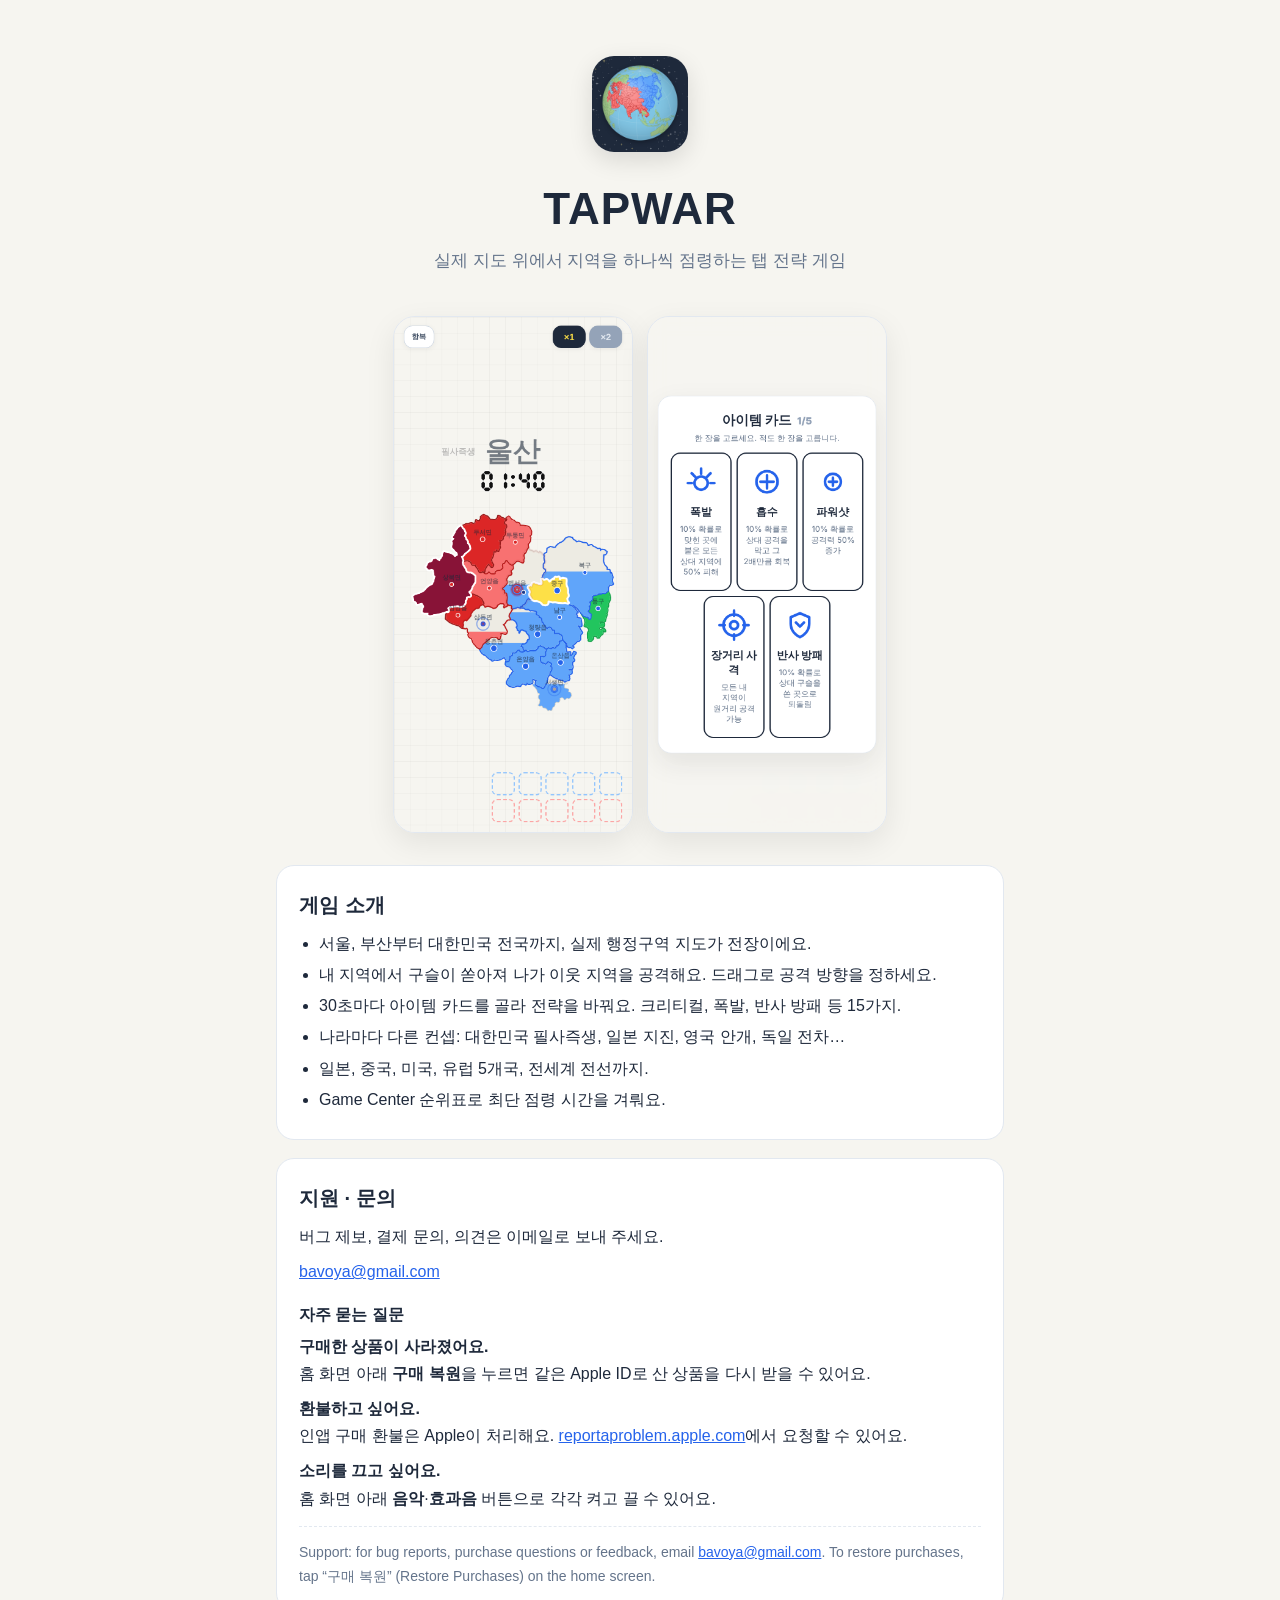
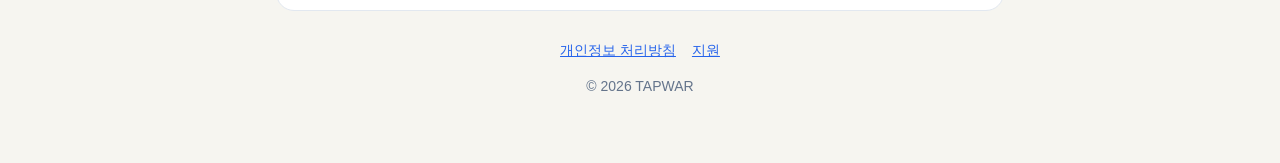
<file: index.html>
<!doctype html>
<html lang="ko">
<head>
<meta charset="utf-8">
<meta name="viewport" content="width=device-width, initial-scale=1">
<title>TAPWAR</title>
<meta name="description" content="실제 지도 위에서 지역을 하나씩 점령하는 탭 전략 게임">
<link rel="icon" href="icon.png">
<link rel="stylesheet" href="style.css">
</head>
<body>
<div class="wrap">
  <header>
    <img class="icon" src="icon.png" alt="TAPWAR 아이콘">
    <h1>TAPWAR</h1>
    <p class="tag">실제 지도 위에서 지역을 하나씩 점령하는 탭 전략 게임</p>
  </header>

  <div class="shots">
    <img src="screen1.png" alt="울산 맵에서 점령전을 벌이는 게임 화면">
    <img src="screen2.png" alt="아이템 카드를 고르는 화면">
  </div>

  <section>
    <h2>게임 소개</h2>
    <ul>
      <li>서울, 부산부터 대한민국 전국까지, 실제 행정구역 지도가 전장이에요.</li>
      <li>내 지역에서 구슬이 쏟아져 나가 이웃 지역을 공격해요. 드래그로 공격 방향을 정하세요.</li>
      <li>30초마다 아이템 카드를 골라 전략을 바꿔요. 크리티컬, 폭발, 반사 방패 등 15가지.</li>
      <li>나라마다 다른 컨셉: 대한민국 필사즉생, 일본 지진, 영국 안개, 독일 전차…</li>
      <li>일본, 중국, 미국, 유럽 5개국, 전세계 전선까지.</li>
      <li>Game Center 순위표로 최단 점령 시간을 겨뤄요.</li>
    </ul>
  </section>

  <section id="support">
    <h2>지원 · 문의</h2>
    <p>버그 제보, 결제 문의, 의견은 이메일로 보내 주세요.</p>
    <p><a href="mailto:bavoya@gmail.com">bavoya@gmail.com</a></p>
    <h3>자주 묻는 질문</h3>
    <p><b>구매한 상품이 사라졌어요.</b><br>홈 화면 아래 <b>구매 복원</b>을 누르면 같은 Apple ID로 산 상품을 다시 받을 수 있어요.</p>
    <p><b>환불하고 싶어요.</b><br>인앱 구매 환불은 Apple이 처리해요. <a href="https://reportaproblem.apple.com">reportaproblem.apple.com</a>에서 요청할 수 있어요.</p>
    <p><b>소리를 끄고 싶어요.</b><br>홈 화면 아래 <b>음악</b>·<b>효과음</b> 버튼으로 각각 켜고 끌 수 있어요.</p>
    <div class="en">Support: for bug reports, purchase questions or feedback, email <a href="mailto:bavoya@gmail.com">bavoya@gmail.com</a>. To restore purchases, tap “구매 복원” (Restore Purchases) on the home screen.</div>
  </section>

  <nav>
    <a href="privacy.html">개인정보 처리방침</a>
    <a href="#support">지원</a>
  </nav>
  <p class="muted" style="text-align:center;margin-top:12px">© 2026 TAPWAR</p>
</div>
</body>
</html>
</file>
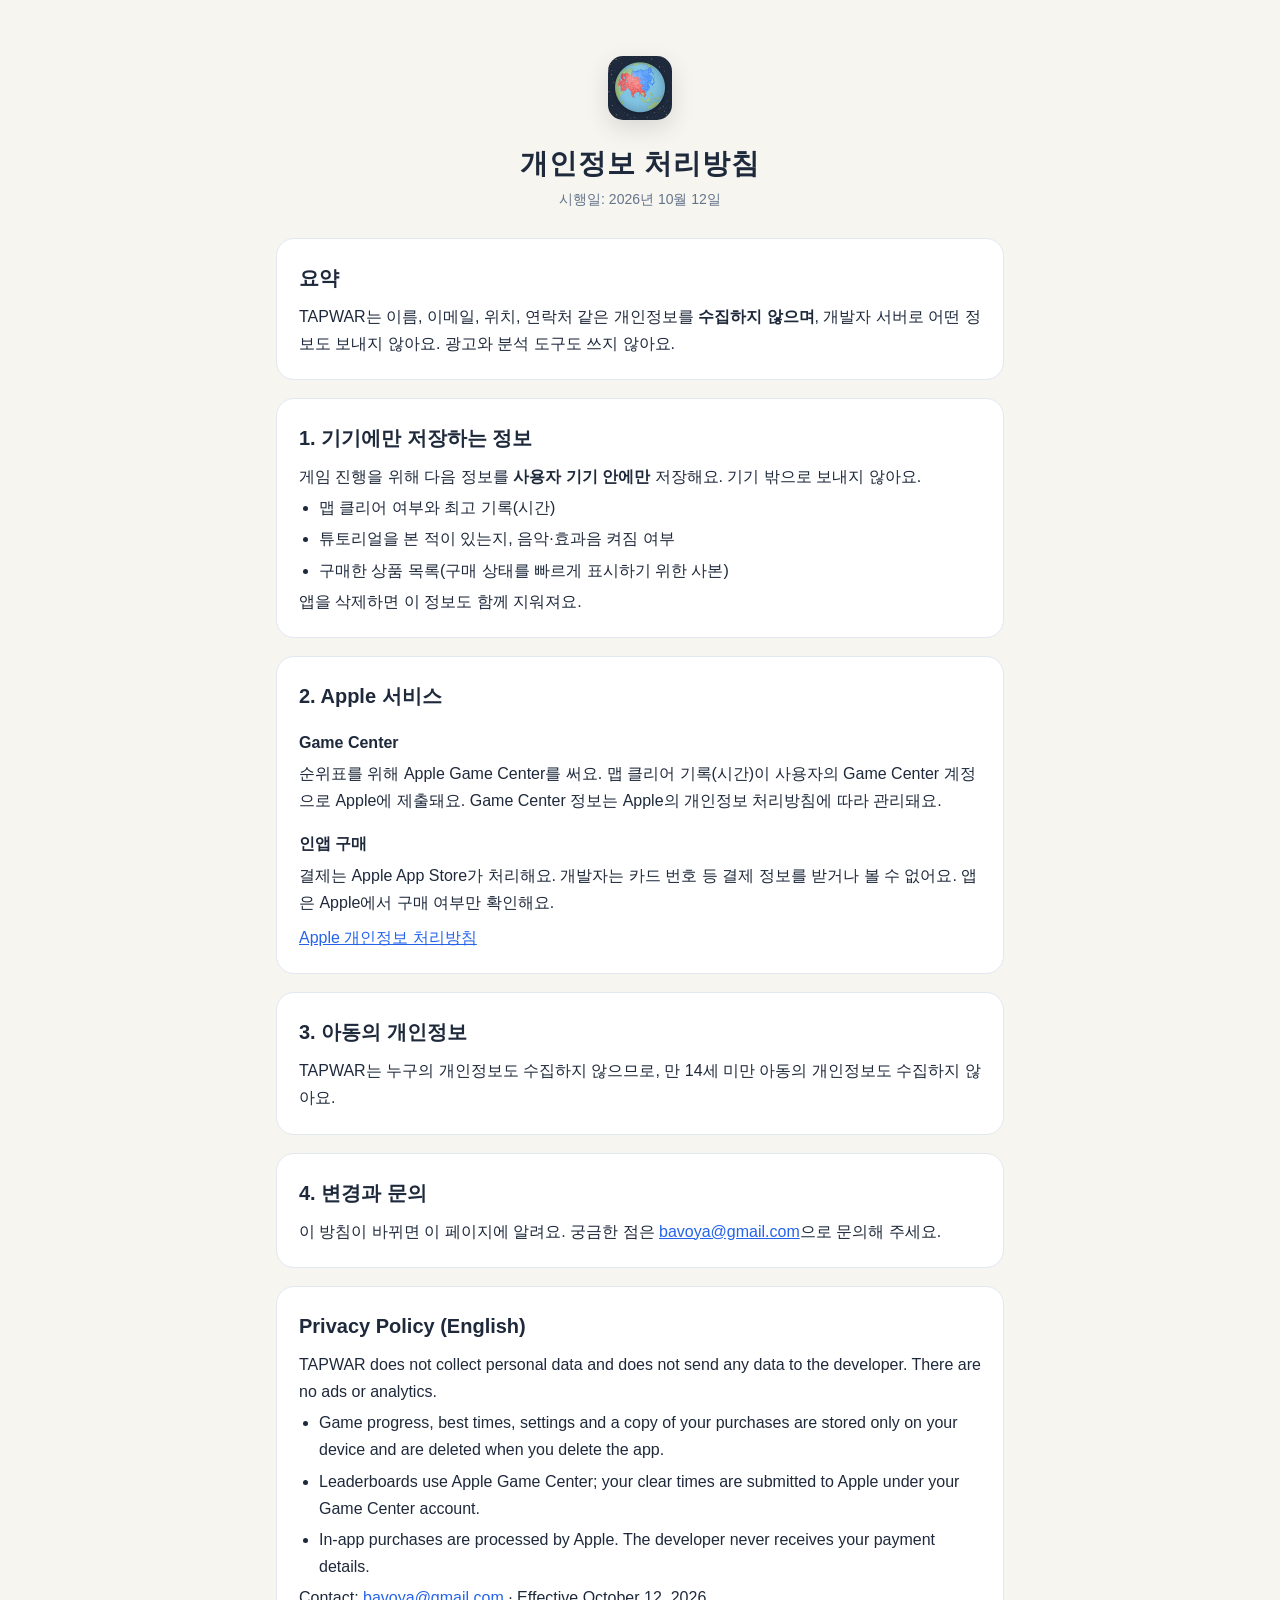
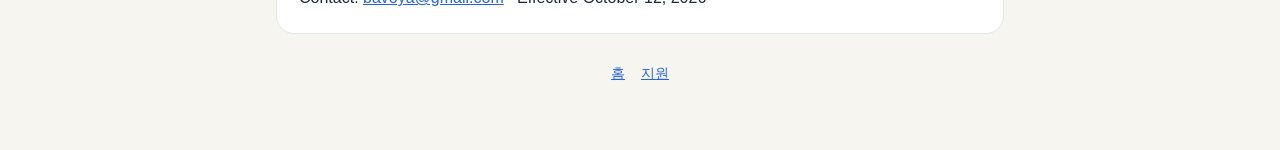
<file: privacy.html>
<!doctype html>
<html lang="ko">
<head>
<meta charset="utf-8">
<meta name="viewport" content="width=device-width, initial-scale=1">
<title>개인정보 처리방침 - TAPWAR</title>
<link rel="icon" href="icon.png">
<link rel="stylesheet" href="style.css">
</head>
<body>
<div class="wrap">
  <header>
    <a href="index.html"><img class="icon" src="icon.png" alt="TAPWAR 홈으로" style="width:64px;height:64px;border-radius:15px"></a>
    <h1 style="font-size:28px">개인정보 처리방침</h1>
    <p class="muted">시행일: 2026년 10월 12일</p>
  </header>

  <section>
    <h2>요약</h2>
    <p>TAPWAR는 이름, 이메일, 위치, 연락처 같은 개인정보를 <b>수집하지 않으며</b>, 개발자 서버로 어떤 정보도 보내지 않아요. 광고와 분석 도구도 쓰지 않아요.</p>
  </section>

  <section>
    <h2>1. 기기에만 저장하는 정보</h2>
    <p>게임 진행을 위해 다음 정보를 <b>사용자 기기 안에만</b> 저장해요. 기기 밖으로 보내지 않아요.</p>
    <ul>
      <li>맵 클리어 여부와 최고 기록(시간)</li>
      <li>튜토리얼을 본 적이 있는지, 음악·효과음 켜짐 여부</li>
      <li>구매한 상품 목록(구매 상태를 빠르게 표시하기 위한 사본)</li>
    </ul>
    <p>앱을 삭제하면 이 정보도 함께 지워져요.</p>
  </section>

  <section>
    <h2>2. Apple 서비스</h2>
    <h3>Game Center</h3>
    <p>순위표를 위해 Apple Game Center를 써요. 맵 클리어 기록(시간)이 사용자의 Game Center 계정으로 Apple에 제출돼요. Game Center 정보는 Apple의 개인정보 처리방침에 따라 관리돼요.</p>
    <h3>인앱 구매</h3>
    <p>결제는 Apple App Store가 처리해요. 개발자는 카드 번호 등 결제 정보를 받거나 볼 수 없어요. 앱은 Apple에서 구매 여부만 확인해요.</p>
    <p><a href="https://www.apple.com/kr/legal/privacy/">Apple 개인정보 처리방침</a></p>
  </section>

  <section>
    <h2>3. 아동의 개인정보</h2>
    <p>TAPWAR는 누구의 개인정보도 수집하지 않으므로, 만 14세 미만 아동의 개인정보도 수집하지 않아요.</p>
  </section>

  <section>
    <h2>4. 변경과 문의</h2>
    <p>이 방침이 바뀌면 이 페이지에 알려요. 궁금한 점은 <a href="mailto:bavoya@gmail.com">bavoya@gmail.com</a>으로 문의해 주세요.</p>
  </section>

  <section>
    <h2>Privacy Policy (English)</h2>
    <p>TAPWAR does not collect personal data and does not send any data to the developer. There are no ads or analytics.</p>
    <ul>
      <li>Game progress, best times, settings and a copy of your purchases are stored only on your device and are deleted when you delete the app.</li>
      <li>Leaderboards use Apple Game Center; your clear times are submitted to Apple under your Game Center account.</li>
      <li>In-app purchases are processed by Apple. The developer never receives your payment details.</li>
    </ul>
    <p>Contact: <a href="mailto:bavoya@gmail.com">bavoya@gmail.com</a> · Effective October 12, 2026</p>
  </section>

  <nav><a href="index.html">홈</a><a href="index.html#support">지원</a></nav>
</div>
</body>
</html>
</file>
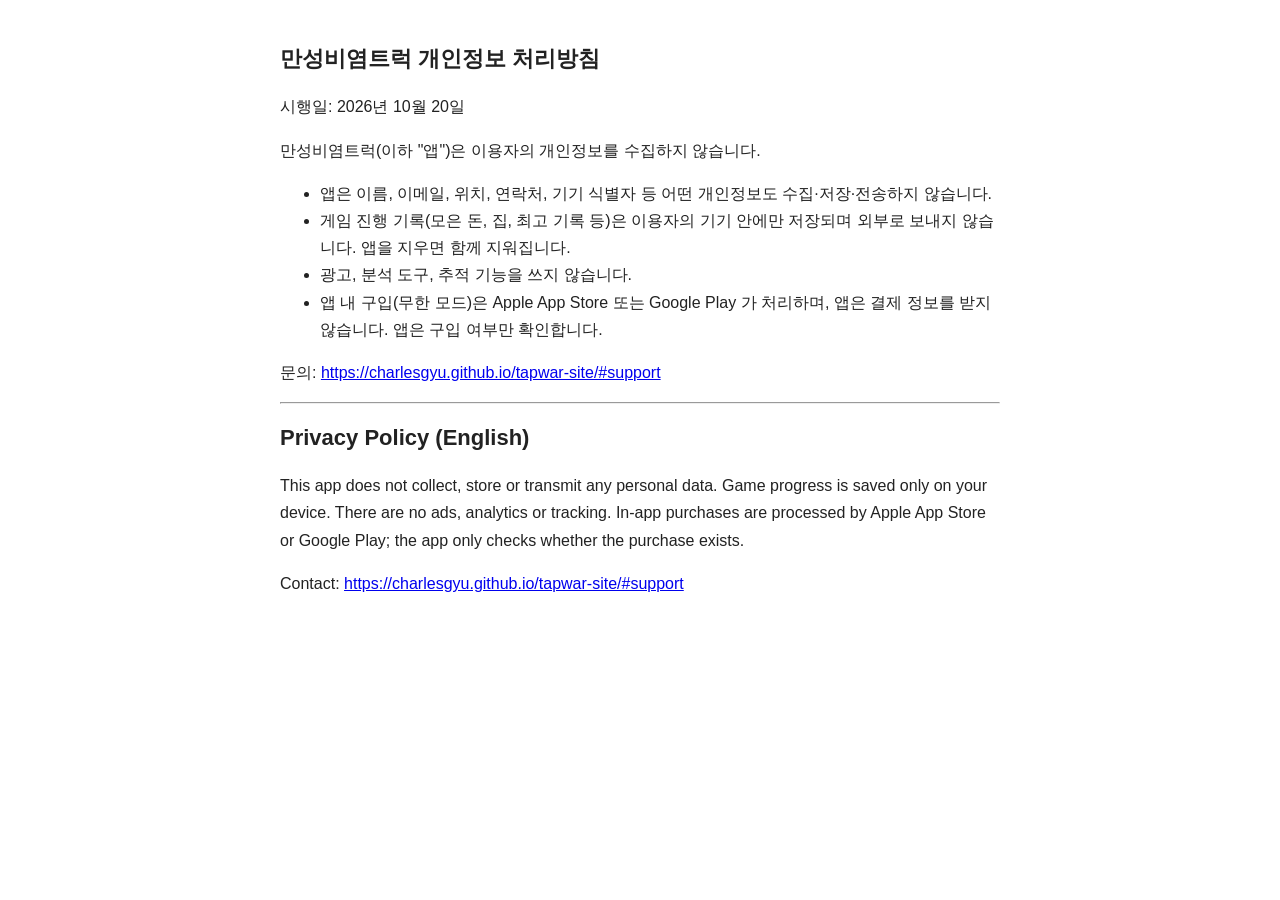
<file: rhinitis-truck-privacy.html>
<!doctype html>
<html lang="ko"><head><meta charset="utf-8"><meta name="viewport" content="width=device-width, initial-scale=1">
<title>만성비염트럭 개인정보 처리방침</title>
<style>body{font:16px/1.7 -apple-system,sans-serif;max-width:720px;margin:40px auto;padding:0 16px;color:#222}h1{font-size:22px}</style></head>
<body>
<h1>만성비염트럭 개인정보 처리방침</h1>
<p>시행일: 2026년 10월 20일</p>
<p>만성비염트럭(이하 "앱")은 이용자의 개인정보를 수집하지 않습니다.</p>
<ul>
<li>앱은 이름, 이메일, 위치, 연락처, 기기 식별자 등 어떤 개인정보도 수집·저장·전송하지 않습니다.</li>
<li>게임 진행 기록(모은 돈, 집, 최고 기록 등)은 이용자의 기기 안에만 저장되며 외부로 보내지 않습니다. 앱을 지우면 함께 지워집니다.</li>
<li>광고, 분석 도구, 추적 기능을 쓰지 않습니다.</li>
<li>앱 내 구입(무한 모드)은 Apple App Store 또는 Google Play 가 처리하며, 앱은 결제 정보를 받지 않습니다. 앱은 구입 여부만 확인합니다.</li>
</ul>
<p>문의: <a href="https://charlesgyu.github.io/tapwar-site/#support">https://charlesgyu.github.io/tapwar-site/#support</a></p>
<hr>
<h1>Privacy Policy (English)</h1>
<p>This app does not collect, store or transmit any personal data. Game progress is saved only on your device. There are no ads, analytics or tracking. In-app purchases are processed by Apple App Store or Google Play; the app only checks whether the purchase exists.</p>
<p>Contact: <a href="https://charlesgyu.github.io/tapwar-site/#support">https://charlesgyu.github.io/tapwar-site/#support</a></p>
</body></html>
</file>
<file: style.css>
:root { --bg: #f6f5f0; --card: #ffffff; --ink: #1e293b; --sub: #64748b; --line: #e2e8f0; --yel: #fde047; --yel2: #eab308; --blue: #2563eb; }
@media (prefers-color-scheme: dark) { :root { --bg: #0f172a; --card: #1e293b; --ink: #f1f5f9; --sub: #94a3b8; --line: #334155; --blue: #60a5fa; } }
* { box-sizing: border-box; margin: 0; padding: 0; }
body { background: var(--bg); color: var(--ink); font-family: -apple-system, BlinkMacSystemFont, "Pretendard", "Apple SD Gothic Neo", "Segoe UI", sans-serif; line-height: 1.7; }
.wrap { max-width: 760px; margin: 0 auto; padding: 32px 16px 64px; }
header { text-align: center; padding: 24px 0 8px; }
.icon { width: 96px; height: 96px; border-radius: 22px; box-shadow: 0 8px 24px rgba(0,0,0,.12); }
h1 { font-size: 44px; font-weight: 900; letter-spacing: 1px; margin-top: 12px; }
.tag { color: var(--sub); font-size: 17px; }
.btn { display: inline-block; margin-top: 18px; background: var(--yel); color: #1e293b; font-weight: 800; padding: 14px 28px; border-radius: 999px; box-shadow: 0 5px 0 var(--yel2); text-decoration: none; }
.shots { display: flex; gap: 14px; justify-content: center; margin: 32px 0; flex-wrap: wrap; }
.shots img { width: min(240px, 44vw); border-radius: 22px; border: 1px solid var(--line); box-shadow: 0 10px 30px rgba(0,0,0,.08); }
section { background: var(--card); border: 1px solid var(--line); border-radius: 18px; padding: 22px 22px; margin-top: 18px; }
h2 { font-size: 20px; margin-bottom: 8px; }
h3 { font-size: 16px; margin: 16px 0 4px; }
ul { padding-left: 20px; }
li { margin: 4px 0; }
p + p { margin-top: 8px; }
a { color: var(--blue); }
.muted { color: var(--sub); font-size: 14px; }
nav { display: flex; gap: 16px; justify-content: center; margin-top: 28px; font-size: 14px; flex-wrap: wrap; }
.en { margin-top: 14px; padding-top: 14px; border-top: 1px dashed var(--line); color: var(--sub); font-size: 14px; }
</file>
